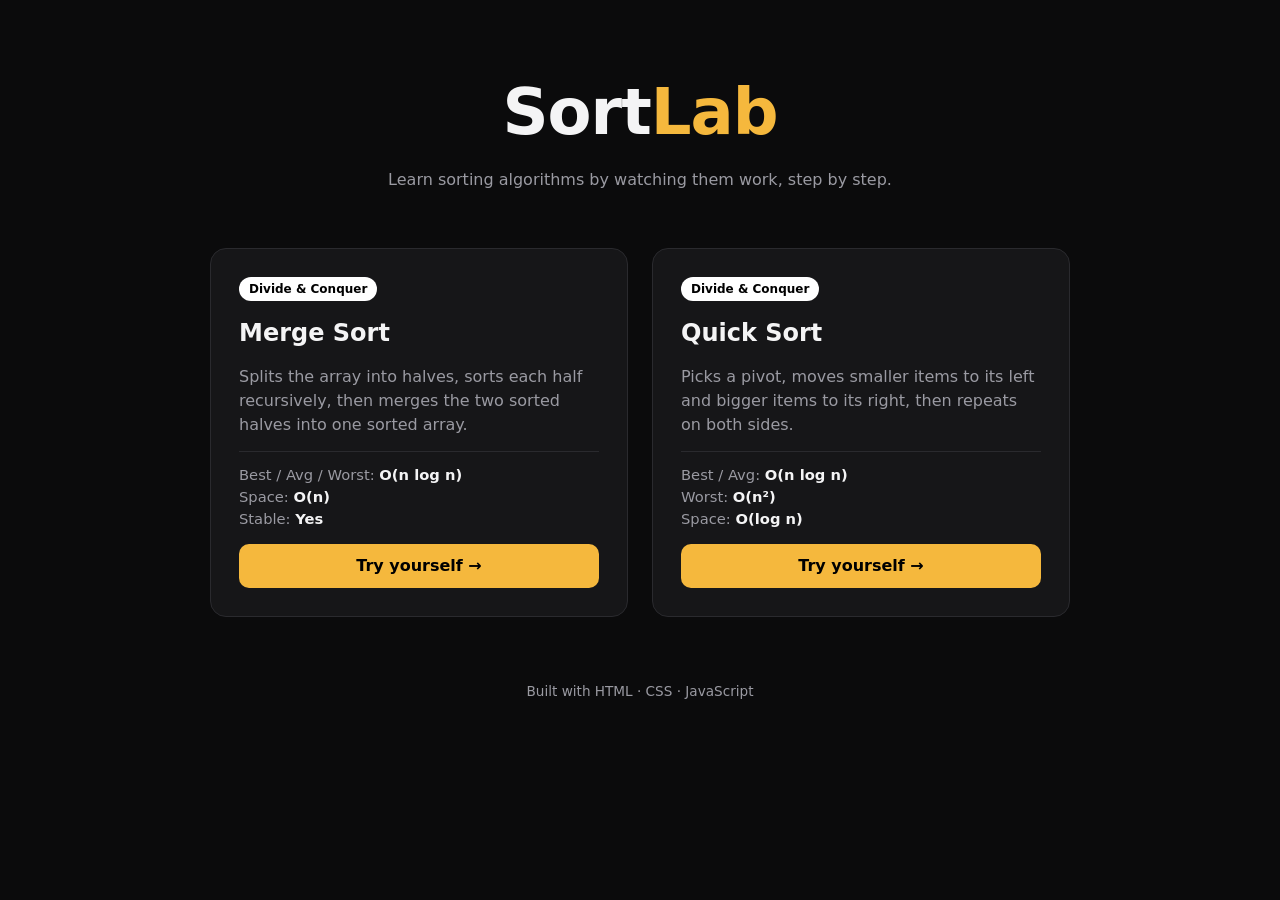
<file: index.html>
<!DOCTYPE html>
<html lang="en">
<head>
  <meta charset="UTF-8">
  <meta name="viewport" content="width=device-width, initial-scale=1">
  <title>Sort Visualizer</title>
  <link rel="stylesheet" href="style.css">
</head>
<body>
  <header class="hero">
    <h1>Sort<span>Lab</span></h1>
    <p>Learn sorting algorithms by watching them work, step by step.</p>
  </header>

  <main class="cards">
    <article class="card">
      <span class="tag">Divide &amp; Conquer</span>
      <h2>Merge Sort</h2>
      <p>Splits the array into halves, sorts each half recursively, then merges the two sorted halves into one sorted array.</p>
      <ul>
        <li>Best / Avg / Worst: <b>O(n log n)</b></li>
        <li>Space: <b>O(n)</b></li>
        <li>Stable: <b>Yes</b></li>
      </ul>
      <a class="btn" href="sort.html?algo=merge">Try yourself →</a>
    </article>

    <article class="card">
      <span class="tag">Divide &amp; Conquer</span>
      <h2>Quick Sort</h2>
      <p>Picks a pivot, moves smaller items to its left and bigger items to its right, then repeats on both sides.</p>
      <ul>
        <li>Best / Avg: <b>O(n log n)</b></li>
        <li>Worst: <b>O(n²)</b></li>
        <li>Space: <b>O(log n)</b></li>
      </ul>
      <a class="btn" href="sort.html?algo=quick">Try yourself →</a>
    </article>
  </main>

  <footer>Built with HTML · CSS · JavaScript</footer>
  <script src="main.js"></script>
</body>
</html>
</file>
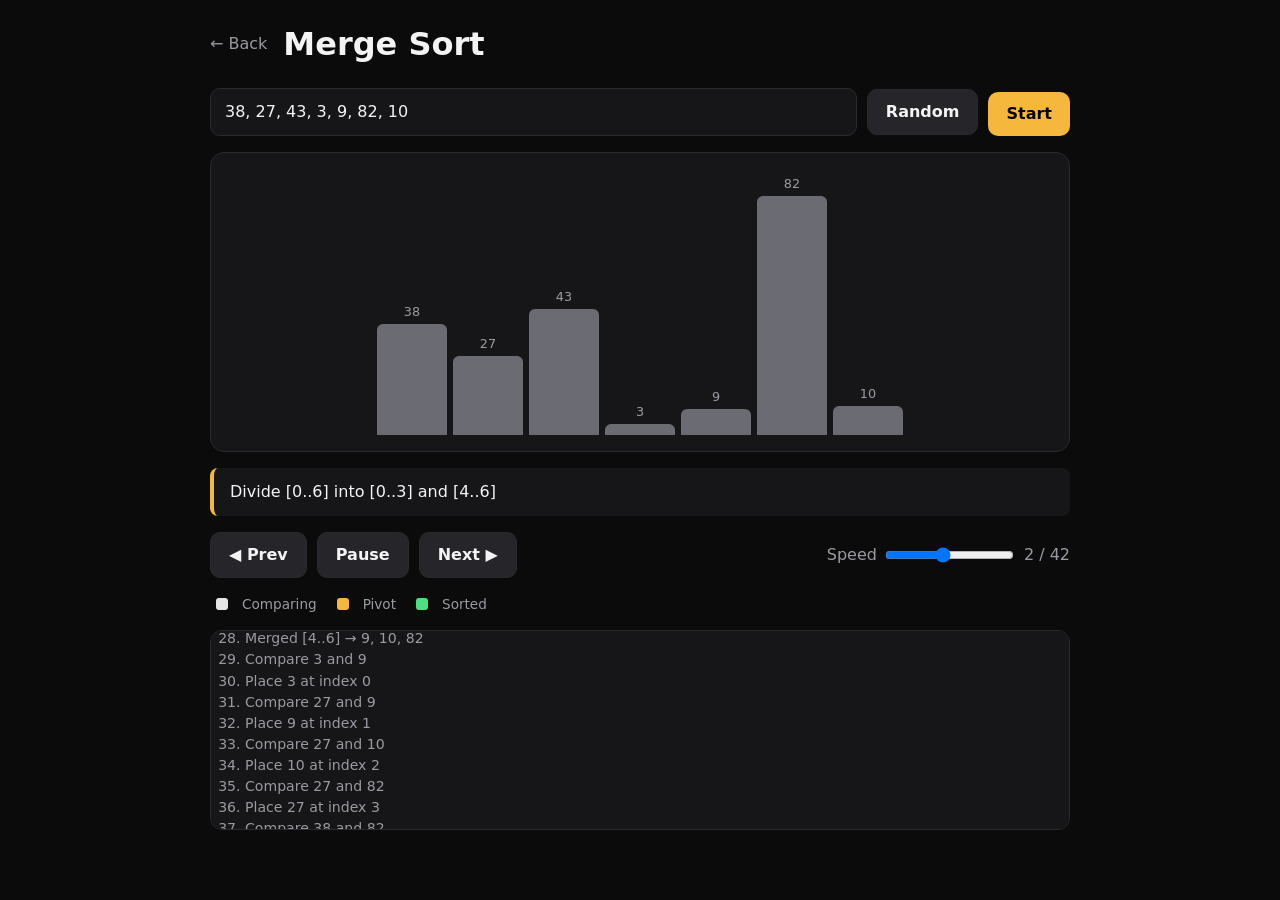
<file: sort.html>
<!DOCTYPE html>
<html lang="en">
<head>
  <meta charset="UTF-8">
  <meta name="viewport" content="width=device-width, initial-scale=1">
  <title>Visualizer · SortLab</title>
  <link rel="stylesheet" href="style.css">
</head>
<body>
  <header class="top">
    <a href="index.html" class="back">← Back</a>
    <h1 id="title">Sort Visualizer</h1>
  </header>

  <main class="panel">
    <div class="row">
      <input id="input" value="38, 27, 43, 3, 9, 82, 10" placeholder="e.g. 5, 2, 9, 1">
      <button id="random" class="ghost">Random</button>
      <button id="start" class="btn">Start</button>
    </div>

    <div id="bars" class="bars"></div>
    <p id="msg" class="msg">Enter numbers separated by commas, then press Start.</p>

    <div class="row controls">
      <button id="prev" class="ghost">◀ Prev</button>
      <button id="play" class="ghost">Pause</button>
      <button id="next" class="ghost">Next ▶</button>
      <label>Speed <input id="speed" type="range" min="1" max="10" value="5"></label>
      <span id="count" class="count">0 / 0</span>
    </div>

    <div class="legend">
      <i class="c-cmp"></i>Comparing <i class="c-piv"></i>Pivot <i class="c-done"></i>Sorted
    </div>
    <ol id="log" class="log"></ol>
  </main>
  <script src="main.js"></script>
</body>
</html>
</file>
<file: style.css>
:root{--bg:#0b0b0c;--panel:#161618;--line:#2a2a2e;--text:#f4f4f5;--muted:#9a9aa2;
--accent:#f5b83d;--cmp:#e5e5e5;--piv:#f5b83d;--done:#4ade80;--bar:#6b6b73}
*{box-sizing:border-box;margin:0;padding:0}
body{background:var(--bg);color:var(--text);font-family:system-ui,Segoe UI,Roboto,sans-serif;min-height:100vh;line-height:1.5}
.hero{text-align:center;padding:64px 20px 32px}
.hero h1{font-size:clamp(2.4rem,7vw,4rem);letter-spacing:-1px}
.hero span{color:var(--accent)}
.hero p{color:var(--muted);margin-top:8px}
.cards{display:grid;grid-template-columns:repeat(auto-fit,minmax(280px,1fr));gap:24px;max-width:900px;margin:24px auto;padding:0 20px}
.card{background:var(--panel);border:1px solid var(--line);border-radius:16px;padding:28px;display:flex;flex-direction:column;gap:14px;transition:.25s}
.card:hover{transform:translateY(-6px);border-color:var(--accent)}
.tag{align-self:flex-start;font-size:.75rem;background:#fff;color:#000;padding:3px 10px;border-radius:99px;font-weight:600}
.card p{color:var(--muted)}
.card ul{list-style:none;border-top:1px solid var(--line);padding-top:12px;color:var(--muted);font-size:.92rem}
.card b{color:var(--text)}
.btn,button{font:inherit;cursor:pointer;border:0;border-radius:10px;padding:10px 18px;font-weight:600;text-decoration:none;text-align:center}
.btn{background:var(--accent);color:#000;margin-top:auto}
.btn:hover{filter:brightness(1.1)}
.ghost{background:#26262a;color:var(--text);border:1px solid var(--line)}
.ghost:hover{background:#333}
footer{text-align:center;color:var(--muted);padding:40px 0;font-size:.85rem}
.top{display:flex;align-items:center;gap:16px;padding:20px;max-width:900px;margin:auto}
.back{color:var(--muted);text-decoration:none}.back:hover{color:#fff}
.panel{max-width:900px;margin:0 auto 40px;padding:0 20px;display:flex;flex-direction:column;gap:16px}
.row{display:flex;gap:10px;flex-wrap:wrap;align-items:center}
input[type=text],#input{flex:1;min-width:200px;background:var(--panel);border:1px solid var(--line);color:var(--text);padding:11px 14px;border-radius:10px;font:inherit}
#input:focus{outline:2px solid var(--accent)}
.bars{height:300px;background:var(--panel);border:1px solid var(--line);border-radius:14px;padding:16px;display:flex;align-items:flex-end;justify-content:center;gap:6px}
.bar{flex:1;max-width:70px;background:var(--bar);border-radius:6px 6px 0 0;position:relative;transition:height .2s,background .2s;min-width:14px}
.bar span{position:absolute;top:-22px;width:100%;text-align:center;font-size:.8rem;color:var(--muted)}
.bar.cmp{background:var(--cmp)}.bar.piv{background:var(--piv)}.bar.done{background:var(--done)}
.msg{background:var(--panel);border-left:4px solid var(--accent);padding:12px 16px;border-radius:8px;min-height:48px}
.controls label{color:var(--muted);display:flex;gap:8px;align-items:center;margin-left:auto}
.count{color:var(--muted);font-variant-numeric:tabular-nums}
.legend{display:flex;gap:14px;align-items:center;color:var(--muted);font-size:.85rem}
.legend i{width:12px;height:12px;border-radius:3px;display:inline-block;margin-left:6px}
.c-cmp{background:var(--cmp)}.c-piv{background:var(--piv)}.c-done{background:var(--done)}
.log{max-height:200px;overflow:auto;padding:12px 12px 12px 34px;background:var(--panel);border:1px solid var(--line);border-radius:12px;color:var(--muted);font-size:.88rem}
.log li.on{color:#fff;font-weight:600}
</file>
